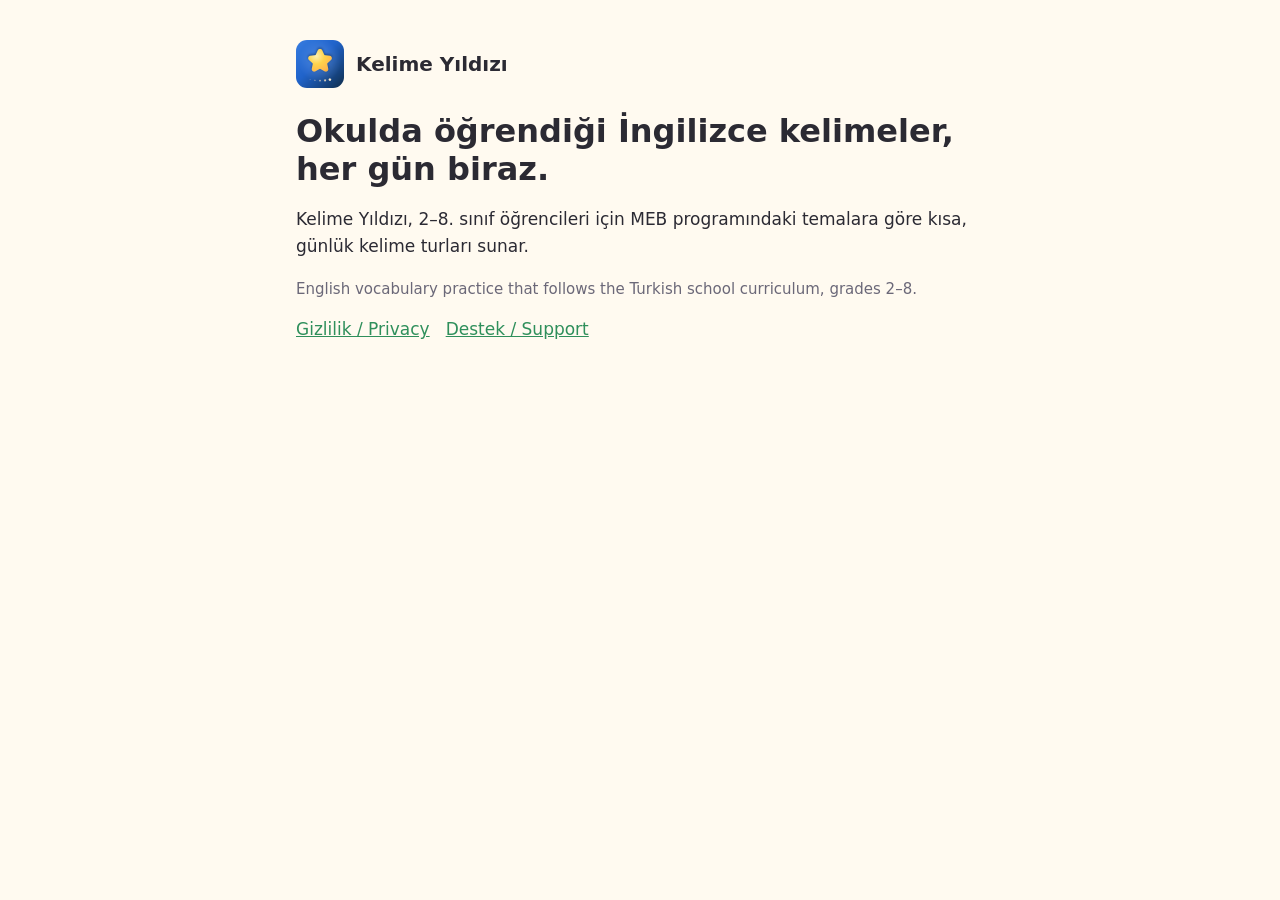
<file: index.html>
<!doctype html>
<html lang="tr">
<head>
<meta charset="utf-8">
<meta name="viewport" content="width=device-width, initial-scale=1">
<title>Kelime Yıldızı</title>
<meta name="description" content="MEB programına uygun İngilizce kelime çalışması, 2–8. sınıflar.">
<link rel="stylesheet" href="style.css">
<link rel="icon" href="icon.png">
</head>
<body>
<main>
  <header><img src="icon.png" alt=""><a href="./">Kelime Yıldızı</a></header>
  <h1>Okulda öğrendiği İngilizce kelimeler, her gün biraz.</h1>
  <p>Kelime Yıldızı, 2–8. sınıf öğrencileri için MEB programındaki temalara göre kısa, günlük kelime turları sunar.</p>
  <p class="muted" lang="en">English vocabulary practice that follows the Turkish school curriculum, grades 2–8.</p>
  <nav><a href="privacy.html">Gizlilik / Privacy</a><a href="support.html">Destek / Support</a></nav>
</main>
</body>
</html>
</file>
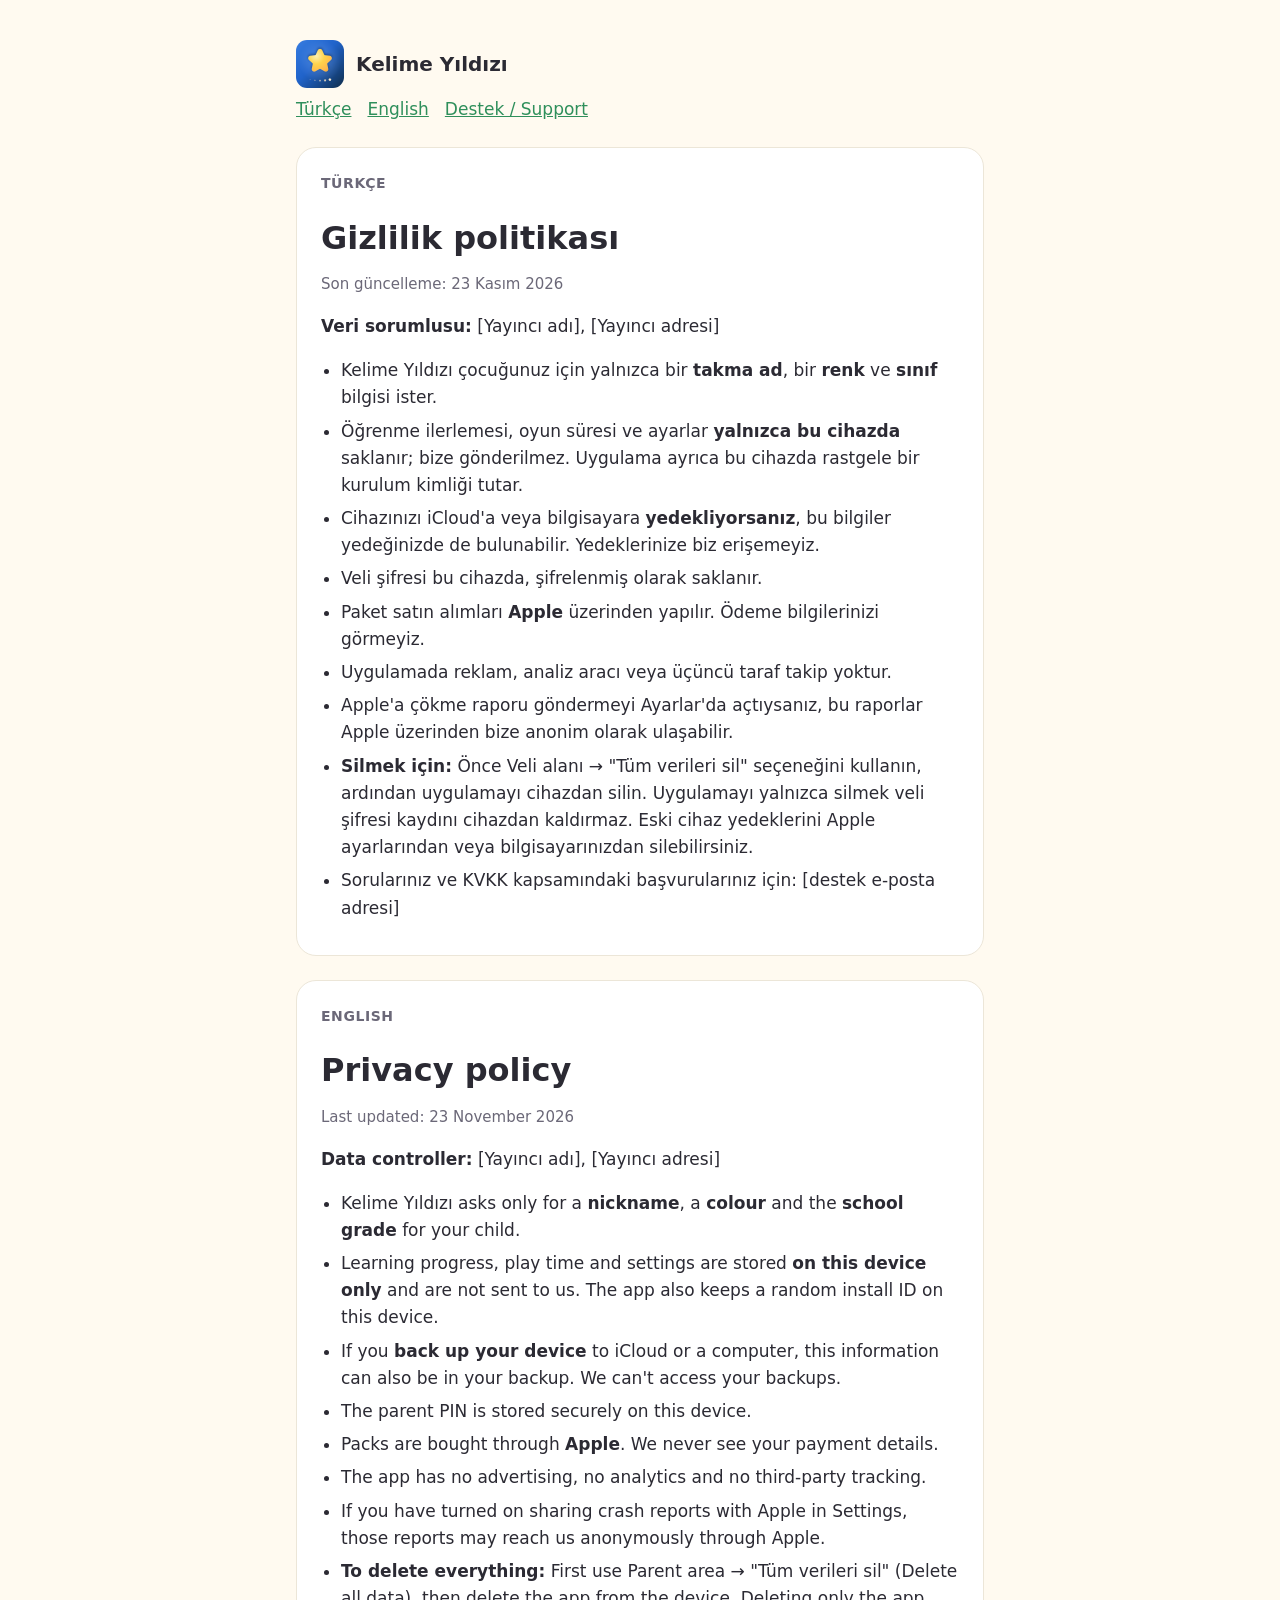
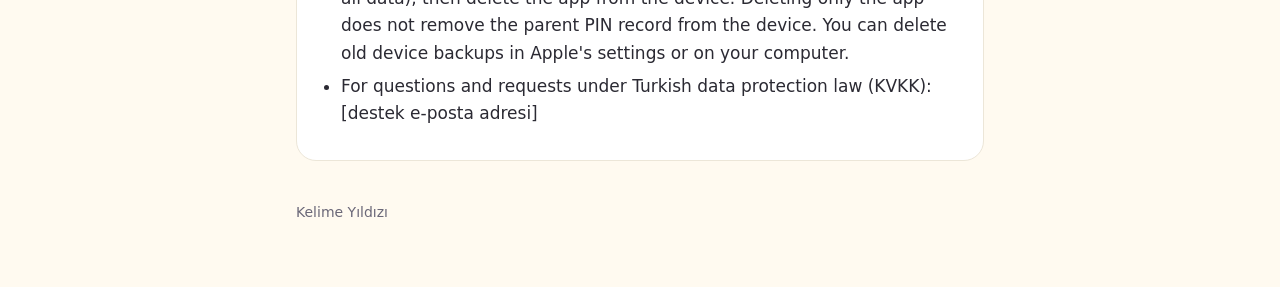
<file: privacy.html>
<!doctype html>
<html lang="tr">
<head>
<meta charset="utf-8">
<meta name="viewport" content="width=device-width, initial-scale=1">
<title>Kelime Yıldızı Gizlilik</title>
<meta name="description" content="Kelime Yıldızı gizlilik politikası / privacy policy">
<link rel="stylesheet" href="style.css">
<link rel="icon" href="icon.png">
</head>
<body>
<main>
  <header><img src="icon.png" alt=""><a href="./">Kelime Yıldızı</a></header>
  <nav><a href="#tr">Türkçe</a><a href="#en">English</a><a href="support.html">Destek / Support</a></nav>

  <!-- Keep in step with App/Resources/PrivacyNotice.md in the app repo. -->
  <section id="tr" lang="tr">
    <p class="lang">Türkçe</p>
    <h1>Gizlilik politikası</h1>
    <p class="muted">Son güncelleme: 23 Kasım 2026</p>
    <p><strong>Veri sorumlusu:</strong> [Yayıncı adı], [Yayıncı adresi]</p>
    <ul>
      <li>Kelime Yıldızı çocuğunuz için yalnızca bir <strong>takma ad</strong>, bir <strong>renk</strong> ve <strong>sınıf</strong> bilgisi ister.</li>
      <li>Öğrenme ilerlemesi, oyun süresi ve ayarlar <strong>yalnızca bu cihazda</strong> saklanır; bize gönderilmez. Uygulama ayrıca bu cihazda rastgele bir kurulum kimliği tutar.</li>
      <li>Cihazınızı iCloud'a veya bilgisayara <strong>yedekliyorsanız</strong>, bu bilgiler yedeğinizde de bulunabilir. Yedeklerinize biz erişemeyiz.</li>
      <li>Veli şifresi bu cihazda, şifrelenmiş olarak saklanır.</li>
      <li>Paket satın alımları <strong>Apple</strong> üzerinden yapılır. Ödeme bilgilerinizi görmeyiz.</li>
      <li>Uygulamada reklam, analiz aracı veya üçüncü taraf takip yoktur.</li>
      <li>Apple'a çökme raporu göndermeyi Ayarlar'da açtıysanız, bu raporlar Apple üzerinden bize anonim olarak ulaşabilir.</li>
      <li><strong>Silmek için:</strong> Önce Veli alanı → "Tüm verileri sil" seçeneğini kullanın, ardından uygulamayı cihazdan silin. Uygulamayı yalnızca silmek veli şifresi kaydını cihazdan kaldırmaz. Eski cihaz yedeklerini Apple ayarlarından veya bilgisayarınızdan silebilirsiniz.</li>
      <li>Sorularınız ve KVKK kapsamındaki başvurularınız için: [destek e-posta adresi]</li>
    </ul>
  </section>

  <section id="en" lang="en">
    <p class="lang">English</p>
    <h1>Privacy policy</h1>
    <p class="muted">Last updated: 23 November 2026</p>
    <p><strong>Data controller:</strong> [Yayıncı adı], [Yayıncı adresi]</p>
    <ul>
      <li>Kelime Yıldızı asks only for a <strong>nickname</strong>, a <strong>colour</strong> and the <strong>school grade</strong> for your child.</li>
      <li>Learning progress, play time and settings are stored <strong>on this device only</strong> and are not sent to us. The app also keeps a random install ID on this device.</li>
      <li>If you <strong>back up your device</strong> to iCloud or a computer, this information can also be in your backup. We can't access your backups.</li>
      <li>The parent PIN is stored securely on this device.</li>
      <li>Packs are bought through <strong>Apple</strong>. We never see your payment details.</li>
      <li>The app has no advertising, no analytics and no third-party tracking.</li>
      <li>If you have turned on sharing crash reports with Apple in Settings, those reports may reach us anonymously through Apple.</li>
      <li><strong>To delete everything:</strong> First use Parent area → "Tüm verileri sil" (Delete all data), then delete the app from the device. Deleting only the app does not remove the parent PIN record from the device. You can delete old device backups in Apple's settings or on your computer.</li>
      <li>For questions and requests under Turkish data protection law (KVKK): [destek e-posta adresi]</li>
    </ul>
  </section>

  <footer>Kelime Yıldızı</footer>
</main>
</body>
</html>
</file>
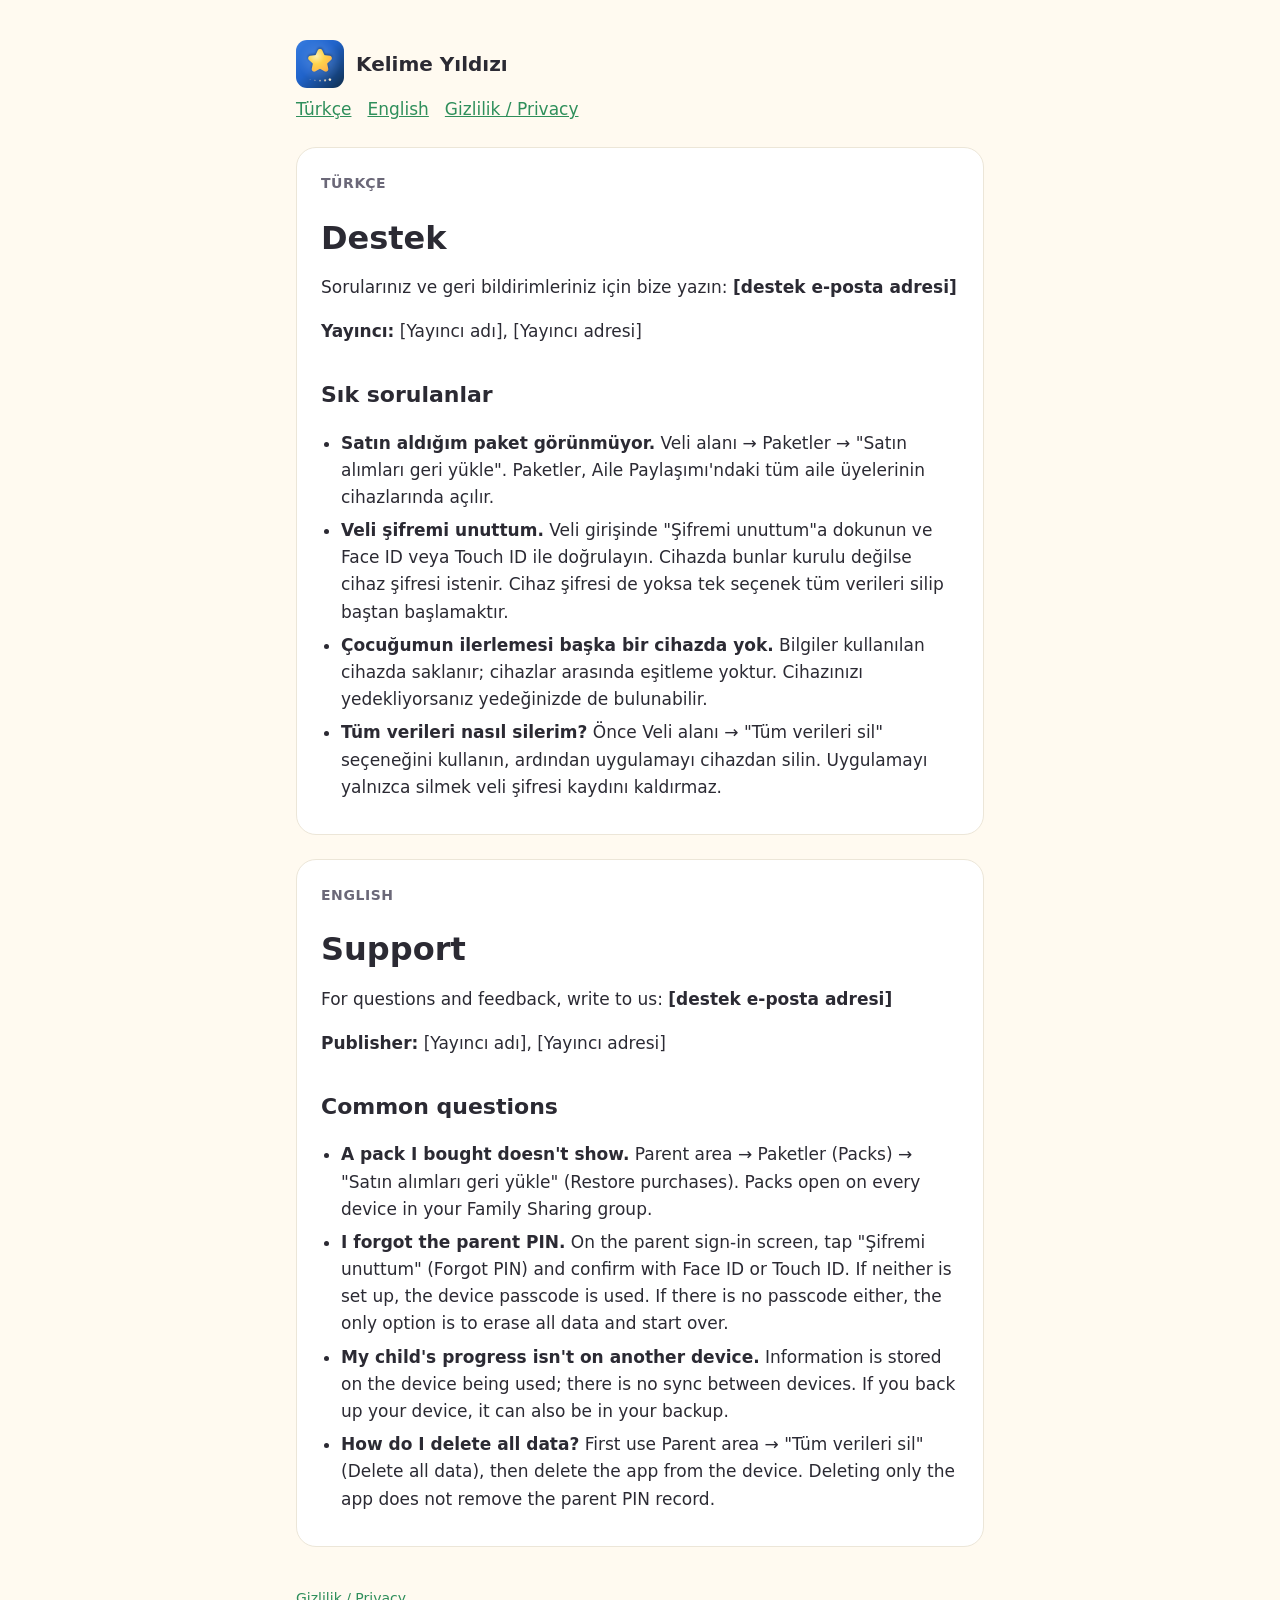
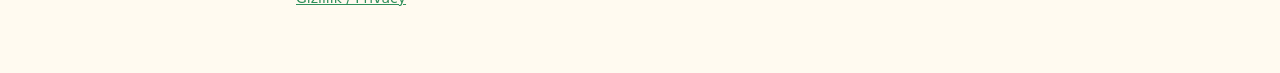
<file: support.html>
<!doctype html>
<html lang="tr">
<head>
<meta charset="utf-8">
<meta name="viewport" content="width=device-width, initial-scale=1">
<title>Kelime Yıldızı Destek</title>
<meta name="description" content="Kelime Yıldızı destek / support">
<link rel="stylesheet" href="style.css">
<link rel="icon" href="icon.png">
</head>
<body>
<main>
  <header><img src="icon.png" alt=""><a href="./">Kelime Yıldızı</a></header>
  <nav><a href="#tr">Türkçe</a><a href="#en">English</a><a href="privacy.html">Gizlilik / Privacy</a></nav>

  <section id="tr" lang="tr">
    <p class="lang">Türkçe</p>
    <h1>Destek</h1>
    <p>Sorularınız ve geri bildirimleriniz için bize yazın: <strong>[destek e-posta adresi]</strong></p>
    <p><strong>Yayıncı:</strong> [Yayıncı adı], [Yayıncı adresi]</p>
    <h2>Sık sorulanlar</h2>
    <ul>
      <li><strong>Satın aldığım paket görünmüyor.</strong> Veli alanı → Paketler → "Satın alımları geri yükle". Paketler, Aile Paylaşımı'ndaki tüm aile üyelerinin cihazlarında açılır.</li>
      <li><strong>Veli şifremi unuttum.</strong> Veli girişinde "Şifremi unuttum"a dokunun ve Face ID veya Touch ID ile doğrulayın. Cihazda bunlar kurulu değilse cihaz şifresi istenir. Cihaz şifresi de yoksa tek seçenek tüm verileri silip baştan başlamaktır.</li>
      <li><strong>Çocuğumun ilerlemesi başka bir cihazda yok.</strong> Bilgiler kullanılan cihazda saklanır; cihazlar arasında eşitleme yoktur. Cihazınızı yedekliyorsanız yedeğinizde de bulunabilir.</li>
      <li><strong>Tüm verileri nasıl silerim?</strong> Önce Veli alanı → "Tüm verileri sil" seçeneğini kullanın, ardından uygulamayı cihazdan silin. Uygulamayı yalnızca silmek veli şifresi kaydını kaldırmaz.</li>
    </ul>
  </section>

  <section id="en" lang="en">
    <p class="lang">English</p>
    <h1>Support</h1>
    <p>For questions and feedback, write to us: <strong>[destek e-posta adresi]</strong></p>
    <p><strong>Publisher:</strong> [Yayıncı adı], [Yayıncı adresi]</p>
    <h2>Common questions</h2>
    <ul>
      <li><strong>A pack I bought doesn't show.</strong> Parent area → Paketler (Packs) → "Satın alımları geri yükle" (Restore purchases). Packs open on every device in your Family Sharing group.</li>
      <li><strong>I forgot the parent PIN.</strong> On the parent sign-in screen, tap "Şifremi unuttum" (Forgot PIN) and confirm with Face ID or Touch ID. If neither is set up, the device passcode is used. If there is no passcode either, the only option is to erase all data and start over.</li>
      <li><strong>My child's progress isn't on another device.</strong> Information is stored on the device being used; there is no sync between devices. If you back up your device, it can also be in your backup.</li>
      <li><strong>How do I delete all data?</strong> First use Parent area → "Tüm verileri sil" (Delete all data), then delete the app from the device. Deleting only the app does not remove the parent PIN record.</li>
    </ul>
  </section>

  <footer><a href="privacy.html">Gizlilik / Privacy</a></footer>
</main>
</body>
</html>
</file>
<file: style.css>
:root {
  --bg: #fffaf0;
  --surface: #ffffff;
  --ink: #2b2a33;
  --muted: #6b6878;
  --accent: #2f8f5b;
  --line: #ece6d8;
}
@media (prefers-color-scheme: dark) {
  :root {
    --bg: #17161c;
    --surface: #211f28;
    --ink: #f1eff6;
    --muted: #a9a5b6;
    --accent: #6fd39b;
    --line: #34313d;
  }
}
* { box-sizing: border-box; }
body {
  margin: 0;
  background: var(--bg);
  color: var(--ink);
  font: 17px/1.6 ui-rounded, -apple-system, "SF Pro Rounded", system-ui, sans-serif;
}
main { max-width: 720px; margin: 0 auto; padding: 40px 16px 64px; }
header { display: flex; align-items: center; gap: 12px; margin-bottom: 8px; }
header img { width: 48px; height: 48px; border-radius: 11px; }
header a { color: inherit; text-decoration: none; font-weight: 800; font-size: 20px; }
h1 { font-size: 32px; line-height: 1.2; margin: 24px 0 8px; }
h2 { font-size: 22px; margin: 32px 0 8px; }
p, li { color: var(--ink); }
.muted { color: var(--muted); font-size: 15px; }
section {
  background: var(--surface);
  border: 1px solid var(--line);
  border-radius: 20px;
  padding: 8px 24px 16px;
  margin-top: 24px;
}
ul { padding-left: 20px; }
li { margin: 6px 0; }
a { color: var(--accent); }
nav { display: flex; gap: 16px; flex-wrap: wrap; margin-top: 8px; }
.lang { font-size: 14px; font-weight: 700; letter-spacing: .04em; text-transform: uppercase; color: var(--muted); margin: 16px 0 0; }
footer { margin-top: 40px; color: var(--muted); font-size: 14px; }
</file>
